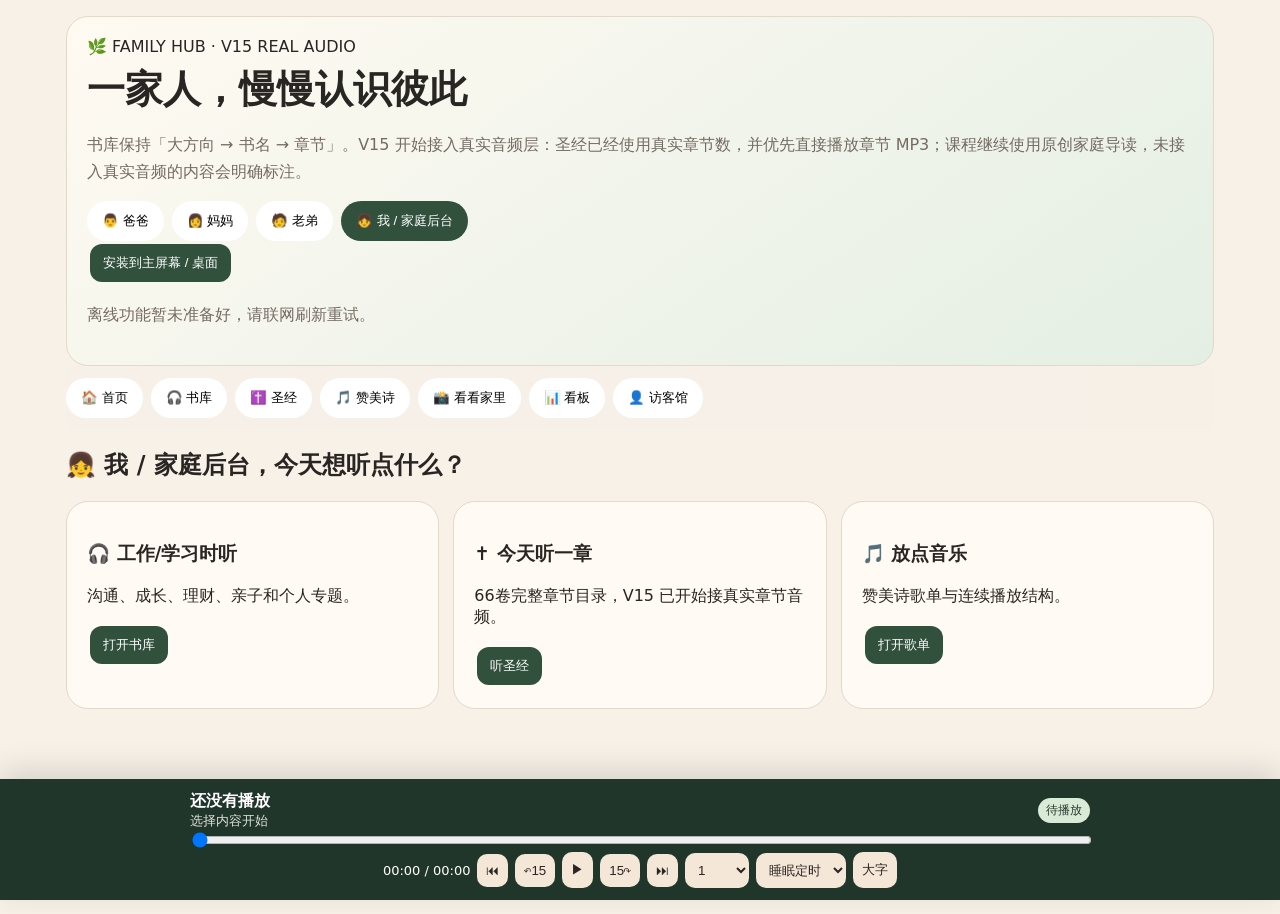
<file: index.html>
<!doctype html><html lang="zh-CN"><head><meta charset="utf-8"><meta name="viewport" content="width=device-width,initial-scale=1"><title>我们家的慢慢成长 · V15</title><style>*{box-sizing:border-box}body{margin:0;background:#f7f1e8;color:#292522;font-family:"Microsoft YaHei",system-ui}.app{max-width:1180px;margin:auto;padding:16px 16px 205px}.hero,.card{background:#fffaf3;border:1px solid #e4d8c8;border-radius:22px;padding:20px}.hero{background:linear-gradient(145deg,#fffaf2,#e4efe4)}h1{font-size:38px;margin:8px 0}.muted{color:#756b62;line-height:1.7}.roles,.nav,.cats{display:flex;gap:8px;flex-wrap:wrap}.role,.nav button,.cats button{border:0;border-radius:999px;background:#fff;padding:11px 15px;cursor:pointer}.role.on,.cats button.on{background:#31513d;color:#fff}.nav{position:sticky;top:0;z-index:5;padding:12px 0;background:#f7f1e8ee}.section{display:none}.section.on{display:block}.grid{display:grid;grid-template-columns:repeat(3,1fr);gap:14px}.book{margin-top:10px}.lessons{display:none;margin-top:10px;border-top:1px solid #eadfd2}.lesson,.track{padding:10px 0;border-bottom:1px solid #eee3d7}.btn{border:0;border-radius:12px;padding:10px 13px;background:#31513d;color:#fff;cursor:pointer;margin:3px}.btn.alt{background:#efe2d1;color:#352d28}.resume{background:#294637;color:#fff;border-radius:20px;padding:18px;margin:12px 0}.status{padding:12px;background:#e9f3e7;border-radius:12px;margin:10px 0}.warn{background:#fff3d8}.player{position:fixed;z-index:20;bottom:0;left:0;right:0;background:#21362a;color:#fff;padding:12px 16px;box-shadow:0 -8px 30px #0002}.pinner{max-width:900px;margin:auto}.pmeta{display:flex;justify-content:space-between;gap:10px;align-items:center}.bar{width:100%}.controls{display:flex;gap:7px;align-items:center;justify-content:center;flex-wrap:wrap}.controls button,.controls select{border:0;border-radius:10px;padding:9px;background:#f4e7d7;color:#292522}.time{font-variant-numeric:tabular-nums;font-size:13px}.big .controls button{font-size:22px;padding:13px 16px}.bible{display:grid;grid-template-columns:repeat(6,1fr);gap:7px}.bible button,.chapterBtn{padding:9px;border:1px solid #ddd0c0;background:#fff;border-radius:10px;margin:3px}.badge{display:inline-block;padding:4px 8px;border-radius:999px;background:#d9ead7;color:#24392d;font-size:12px}.upload{border:2px dashed #d6c8b8;padding:12px;border-radius:14px}@media(max-width:800px){.grid{grid-template-columns:repeat(2,1fr)}.bible{grid-template-columns:repeat(4,1fr)}}@media(max-width:560px){h1{font-size:29px}.grid{grid-template-columns:1fr}.bible{grid-template-columns:repeat(3,1fr)}.app{padding:10px 10px 230px}}</style><link rel="manifest" href="manifest.webmanifest"><link rel="apple-touch-icon" href="assets/icons/icon-180.png"><meta name="theme-color" content="#31513d"><script defer src="assets/js/pwa.js"></script></head><body><main class="app"><div class="hero"><div>🌿 FAMILY HUB · V15 REAL AUDIO</div><h1>一家人，慢慢认识彼此</h1><p class="muted">书库保持「大方向 → 书名 → 章节」。V15 开始接入真实音频层：圣经已经使用真实章节数，并优先直接播放章节 MP3；课程继续使用原创家庭导读，未接入真实音频的内容会明确标注。</p><div class="roles" id="roles"></div></div><nav class="nav"><button onclick="go('home')">🏠 首页</button><button onclick="go('library')">🎧 书库</button><button onclick="go('bible')">✝️ 圣经</button><button onclick="go('music')">🎵 赞美诗</button><button onclick="go('family')">📸 看看家里</button><button onclick="go('dash')">📊 看板</button><button onclick="location.href='guest.html'">👤 访客馆</button></nav><section id="home" class="section on"></section><section id="library" class="section"><h2 id="libTitle"></h2><div class="cats" id="cats"></div><div class="grid" id="books"></div></section><section id="bible" class="section"><h2>✝️ 圣经 · 66卷 → 真实章节 → 直接播放</h2><div class="status">✅ V15：66卷真实章节数已经完成；点击章节会尝试直接播放国语和合本章节音频，不再跳出本站。播放器会保存听到的秒数，并自动进入下一章。</div><div class="card"><div class="bible" id="bibleBooks"></div><div id="chapters" style="margin-top:14px"></div></div></section><section id="music" class="section"><h2>🎵 赞美诗播放列表</h2><div class="status warn">赞美诗歌名与连续播放队列已经整理；有明确可嵌入授权的真实音频才会接入。现在不会用无授权音乐冒充真实播放。</div><div class="grid" id="musicLists"></div></section><section id="family" class="section"><h2>📸 看看家里</h2><p id="familyHint" class="muted"></p><div class="card"><textarea id="postText" style="width:100%;min-height:70px" placeholder="分享一句最近发生的小事……"></textarea><div class="upload">📷 照片 / 🎬 视频　<input id="media" type="file" accept="image/*,video/*"></div><button class="btn" onclick="addPost()">发布</button><div id="posts"></div></div></section><section id="dash" class="section"><h2>📊 全家成长看板</h2><div class="grid" id="dashGrid"></div></section></main><div class="player" id="player"><div class="pinner"><div class="pmeta"><div><b id="pt">还没有播放</b><div id="ps" style="font-size:13px;opacity:.85">选择内容开始</div></div><span id="mode" class="badge">待播放</span></div><input id="progress" class="bar" type="range" min="0" max="100" value="0"><div class="controls"><span id="ctime" class="time">00:00 / 00:00</span><button onclick="prevItem()">⏮</button><button onclick="seek(-15)">↶15</button><button id="playBtn" onclick="togglePlay()">▶</button><button onclick="seek(15)">15↷</button><button onclick="nextItem()">⏭</button><select id="speed" onchange="setSpeed(this.value)"><option>.75</option><option selected>1</option><option>1.25</option><option>1.5</option><option>2</option></select><select onchange="sleepTimer(this.value);this.value=''"><option value="">睡眠定时</option><option value="15">15分钟</option><option value="30">30分钟</option><option value="60">60分钟</option></select><button onclick="document.body.classList.toggle('big')">大字</button></div></div><audio id="audio" preload="metadata"></audio></div><script>
const people={dad:['爸爸','👨'],mom:['妈妈','👩'],bro:['老弟','🧑'],me:['我 / 家庭后台','👧']};let role=localStorage.familyRole||'me',filter='全部',queue=[],qIndex=0,sleepId=null,tts=null;
let state=JSON.parse(localStorage.familyHubV15||localStorage.familyHubV14||'{}');Object.keys(people).forEach(k=>{state[k]??={min:0,done:0,history:[],resume:null};state[k].positions??={}});state.posts??=[];
const common=[['亲子教育','正面管教'],['亲子教育','被忽视的孩子'],['亲子教育','园丁与木匠'],['亲子教育','父母的觉醒'],['亲子教育','如何说孩子才会听，怎么听孩子才肯说'],['亲子教育','孩子，把你的手给我'],['亲子教育','养育男孩'],['家庭关系','不完美的父母'],['家庭关系','热锅上的家庭'],['家庭关系','家庭的觉醒'],['家庭关系','中国式家庭'],['婚姻沟通','幸福的婚姻'],['婚姻沟通','爱的五种语言'],['沟通关系','非暴力沟通'],['沟通关系','关键对话'],['沟通关系','情绪智力'],['青春成长','解码青春期'],['青春成长','青春期关键对话'],['心理情绪','被讨厌的勇气'],['心理情绪','蛤蟆先生去看心理医生'],['心理情绪','少有人走的路'],['成长学习','刻意练习'],['成长学习','认知天性'],['成长学习','自驱型成长'],['成长学习','微习惯'],['成长学习','自控力'],['成长学习','思考，快与慢'],['成长学习','学会提问'],['成长学习','认知觉醒'],['成长学习','习惯的力量'],['成长学习','如何阅读一本书'],['理财人生','小狗钱钱'],['理财人生','金钱心理学'],['理财人生','穷查理宝典'],['理财人生','财务自由之路'],['人生阅读','生命之书'],['人生阅读','人类简史'],['人生阅读','中国通史'],['人生阅读','明朝那些事儿'],['人生阅读','50岁以后继续成长']];
const personal={dad:[['夫妻关系','怎么和妻子好好说话'],['家庭担当','做一个好爸爸'],['家庭担当','做一个可靠的丈夫'],['健康养生','少一点烟酒，多一点健康'],['健康养生','中年男性健康管理']],mom:[['夫妻关系','怎么和丈夫好好沟通'],['女性成长','做妈妈，也做自己'],['健康养生','家常饮食与健康生活'],['健康养生','煲汤与营养的正确打开方式'],['女性成长','中年女性的自我照顾']],bro:[['父母沟通','怎么和父母正确沟通'],['青春期','青春期：慢慢长成自己'],['学习成长','学习和玩怎么平衡'],['青春期','青春萌动与喜欢一个人'],['成长探索','把青少年生活变丰富'],['成长探索','独立、责任与未来选择']],me:[['AI与学习','20几岁女生的AI学习路线'],['AI与学习','专注力与高效学习'],['职场成长','职场成长：从执行到分析'],['表达情商','情商、表达与自信'],['情绪成长','减少内耗与情绪困扰'],['女性成长','20几岁：丰富自己的人生'],['职场成长','建立可迁移的职业能力'],['女性成长','自信、边界与独立感']]};
const themes=['先认识这本书：为什么值得听','核心问题：它想解决什么','看见自己的旧模式','事实、感受与解释','关系中的真正需要','一个马上能用的方法','遇到冲突时怎么做','边界不是冷漠','把理解变成表达','从知道到真正做到','生活案例与练习','今天的小行动','容易踩的坑','复盘：把改变留在生活里'];
const bn='创世记,出埃及记,利未记,民数记,申命记,约书亚记,士师记,路得记,撒母耳记上,撒母耳记下,列王纪上,列王纪下,历代志上,历代志下,以斯拉记,尼希米记,以斯帖记,约伯记,诗篇,箴言,传道书,雅歌,以赛亚书,耶利米书,耶利米哀歌,以西结书,但以理书,何西阿书,约珥书,阿摩司书,俄巴底亚书,约拿书,弥迦书,那鸿书,哈巴谷书,西番雅书,哈该书,撒迦利亚书,玛拉基书,马太福音,马可福音,路加福音,约翰福音,使徒行传,罗马书,哥林多前书,哥林多后书,加拉太书,以弗所书,腓立比书,歌罗西书,帖撒罗尼迦前书,帖撒罗尼迦后书,提摩太前书,提摩太后书,提多书,腓利门书,希伯来书,雅各书,彼得前书,彼得后书,约翰一书,约翰二书,约翰三书,犹大书,启示录'.split(',');
const cc=[50,40,27,36,34,24,21,4,31,24,22,25,29,36,10,13,10,42,150,31,12,8,66,52,5,48,12,14,3,9,1,4,7,3,3,3,2,14,4,28,16,24,21,28,16,16,13,6,6,4,4,5,3,6,4,3,1,13,5,5,3,5,1,1,1,22];
const hymns={安静敬拜:['奇异恩典','我心灵得安宁','祷告良辰','耶稣恩友'],上班听:['这一生最美的祝福','有一位神','恩典之路','云上太阳'],感恩与祷告:['献上感恩','数算主恩','何等恩典','主我愿像你']};
function save(){localStorage.familyHubV15=JSON.stringify(state)}function lib(){let s={};return personal[role].concat(common).filter(x=>!s[x[1]]&&(s[x[1]]=1))}function renderRoles(){roles.innerHTML=Object.entries(people).map(([k,v])=>`<button class="role ${k==role?'on':''}" onclick="setRole('${k}')">${v[1]} ${v[0]}</button>`).join('')}function setRole(k){role=k;localStorage.familyRole=k;filter='全部';renderAll()}function go(id){document.querySelectorAll('.section').forEach(x=>x.classList.remove('on'));document.getElementById(id).classList.add('on')}
function renderHome(){let r=state[role].resume;home.innerHTML=`<h2>${people[role][1]} ${people[role][0]}，今天想听点什么？</h2>${r?`<div class="resume">🎧 <b>继续上次听的</b><br>${r.title}<br><small>${r.sub||''}${r.time?` · ${fmt(r.time)}`:''}</small><br><button class="btn alt" onclick="resumeLast()">▶ 继续播放</button></div>`:''}<div class="grid"><div class="card"><h3>🎧 工作/学习时听</h3><p>沟通、成长、理财、亲子和个人专题。</p><button class="btn" onclick="go('library')">打开书库</button></div><div class="card"><h3>✝️ 今天听一章</h3><p>66卷完整章节目录，V15 已开始接真实章节音频。</p><button class="btn" onclick="go('bible')">听圣经</button></div><div class="card"><h3>🎵 放点音乐</h3><p>赞美诗歌单与连续播放结构。</p><button class="btn" onclick="go('music')">打开歌单</button></div></div>`}
function renderLibrary(){libTitle.textContent=`🎧 ${people[role][0]}的书库`;let cats=['全部',...new Set(lib().map(x=>x[0]))];cats.innerHTML=cats.map(c=>`<button class="${c==filter?'on':''}" onclick="filter='${c}';renderLibrary()">${c}</button>`).join('');let arr=lib().filter(x=>filter=='全部'||x[0]==filter);books.innerHTML=arr.map((b,i)=>`<div class="card book"><span class="badge">${b[0]}</span><h3>${b[1]}</h3><p class="muted">原创家庭音频课 · 14节</p><button class="btn" onclick="toggleLessons('ls${i}')">查看章节</button><div class="lessons" id="ls${i}">${themes.map((t,j)=>`<div class="lesson">第${j+1}节 · ${t}<br><button class="btn alt" onclick="playCourse('${esc(b[1])}',${j})">▶ 听这一节</button></div>`).join('')}</div></div>`).join('')}function toggleLessons(id){let e=document.getElementById(id);e.style.display=e.style.display=='block'?'none':'block'}
function renderBible(){bibleBooks.innerHTML=bn.map((n,i)=>`<button onclick="showCh(${i})">${n}<small><br>${cc[i]}章</small></button>`).join('');chapters.innerHTML='<p class="muted">选择上面的书卷。</p>'}function showCh(i){chapters.innerHTML=`<h3>${bn[i]} · 共 ${cc[i]} 章</h3>`+Array.from({length:cc[i]},(_,j)=>`<button class="chapterBtn" onclick="playBible(${i},${j+1})">▶ ${j+1}章</button>`).join('')}
function bibleUrl(book,ch){return 'https://theaudiopower.org/zh/%E7%BF%BB%E8%AF%91%E7%89%88/cuv/CUV/Recordings/'+encodeURIComponent(book+' '+ch)+'.mp3'}function playBible(i,ch){queue=[];for(let b=i,c=ch;b<bn.length;b++,c=1)for(let x=c;x<=cc[b];x++)queue.push({type:'audio',title:bn[b],sub:`第 ${x} 章 · 国语和合本`,url:bibleUrl(bn[b],x),key:`bible:${b}:${x}`,book:b,chapter:x});qIndex=0;start(queue[0])}
function renderMusic(){musicLists.innerHTML=Object.entries(hymns).map(([k,v])=>`<div class="card"><h3>🎵 ${k}</h3>${v.map(x=>`<div class="track">${x}<br><span class="muted">真实音频源待合法接入</span></div>`).join('')}</div>`).join('')}
function playCourse(title,j){queue=themes.map((t,i)=>({type:'tts',title,sub:`第${i+1}节 · ${t}`,text:`欢迎来到《${title}》家庭成长课第${i+1}节。今天我们聊的是：${t}。这一节不需要考试，也不用一次记住所有东西。你只要想一想，在自己的家庭、工作或者生活里，有没有一个小地方可以试着改变。很多关系不是靠一次讲清楚变好的，而是靠一次少一点指责，多一点听见；少一点急着证明自己，多一点把真正的需要说出来。今天试试看：遇到一件让你不舒服的小事，先停一下，用一句不带责备的话说出你的感受和需要。做到一点点就很好。` ,key:`course:${title}:${i}`}));qIndex=j;start(queue[j])}
function start(item,from){stopTTS();audio.pause();pt.textContent=item.title;ps.textContent=item.sub;mode.textContent=item.type=='audio'?'真实音频':'原创导读';state[role].resume={...item,index:qIndex,time:from||state[role].positions[item.key]||0};save();if(item.type=='audio'){audio.src=item.url;audio.playbackRate=+speed.value;audio.onloadedmetadata=()=>{audio.currentTime=Math.min(state[role].positions[item.key]||from||0,Math.max(0,audio.duration-1));audio.play().catch(()=>{mode.textContent='音频加载失败';ps.textContent=item.sub+' · 当前音源暂时无法加载，请稍后再试'})};audio.onerror=()=>{mode.textContent='音频加载失败';playBtn.textContent='▶'};audio.ontimeupdate=syncAudio;audio.onended=nextItem}else{tts=new SpeechSynthesisUtterance(item.text);tts.lang='zh-CN';tts.rate=+speed.value;tts.onend=nextItem;speechSynthesis.speak(tts);playBtn.textContent='⏸';progress.value=0;ctime.textContent='导读朗读'}}
function syncAudio(){let d=audio.duration||0,c=audio.currentTime||0;progress.value=d?c/d*100:0;ctime.textContent=`${fmt(c)} / ${fmt(d)}`;playBtn.textContent=audio.paused?'▶':'⏸';let it=queue[qIndex];if(it){state[role].positions[it.key]=c;state[role].resume={...it,index:qIndex,time:c};save()}updateMedia()}progress.oninput=()=>{if(audio.duration)audio.currentTime=audio.duration*(progress.value/100)};function togglePlay(){if(audio.src){audio.paused?audio.play():audio.pause()}else if(speechSynthesis.speaking){speechSynthesis.paused?speechSynthesis.resume():speechSynthesis.pause()}}function seek(n){if(audio.src)audio.currentTime=Math.max(0,Math.min(audio.duration||0,audio.currentTime+n))}function nextItem(){if(qIndex<queue.length-1){qIndex++;start(queue[qIndex])}}function prevItem(){if(qIndex>0){qIndex--;start(queue[qIndex])}}function setSpeed(v){audio.playbackRate=+v;if(tts){let it=queue[qIndex];start(it)}}function sleepTimer(m){clearTimeout(sleepId);if(m)sleepId=setTimeout(()=>{audio.pause();speechSynthesis.pause();alert('🌙 睡眠定时已到，播放器暂停。晚安。')},+m*60000)}function stopTTS(){speechSynthesis.cancel();tts=null}function fmt(s){if(!isFinite(s))return'00:00';return `${Math.floor(s/60)}:${String(Math.floor(s%60)).padStart(2,'0')}`}
function updateMedia(){if(!('mediaSession'in navigator)||!queue[qIndex])return;let it=queue[qIndex];navigator.mediaSession.metadata=new MediaMetadata({title:it.title,artist:it.sub,album:'我们家的慢慢成长'});try{navigator.mediaSession.setActionHandler('play',()=>audio.play());navigator.mediaSession.setActionHandler('pause',()=>audio.pause());navigator.mediaSession.setActionHandler('previoustrack',prevItem);navigator.mediaSession.setActionHandler('nexttrack',nextItem);navigator.mediaSession.setActionHandler('seekbackward',()=>seek(-15));navigator.mediaSession.setActionHandler('seekforward',()=>seek(15))}catch(e){}}
function resumeLast(){let r=state[role].resume;if(!r)return;if(r.type=='audio'&&r.book!=null){playBible(r.book,r.chapter);start(queue[0],r.time||0)}else if(r.type=='tts'){playCourse(r.title,r.index||0)}}function renderFamily(){familyHint.textContent=`你是${people[role][0]}。这里主要看其他家人的最近动态。`;posts.innerHTML=state.posts.filter(p=>p.role!=role).map(p=>`<div class="lesson"><b>${people[p.role]?.[1]||''} ${people[p.role]?.[0]||''}</b>：${p.text}<br><small>${p.date}</small></div>`).join('')||'<p class="muted">还没有其他家人的动态。</p>'}function addPost(){let text=postText.value.trim();if(!text)return;state.posts.unshift({role,text,date:new Date().toLocaleString()});postText.value='';save();renderFamily()}function renderDash(){dashGrid.innerHTML=Object.entries(people).map(([k,v])=>`<div class="card"><h3>${v[1]} ${v[0]}</h3><div style="font-size:26px;font-weight:700">${Math.round((state[k].min||0)/60)} 分钟</div><p>完成 ${state[k].done||0} 节</p><p class="muted">${state[k].resume?'最近：'+state[k].resume.title:'还没有播放记录'}</p></div>`).join('')}function esc(s){return s.replace(/'/g,"\\'")}function renderAll(){renderRoles();renderHome();renderLibrary();renderBible();renderMusic();renderFamily();renderDash()}renderAll();
</script></body></html>
</file>
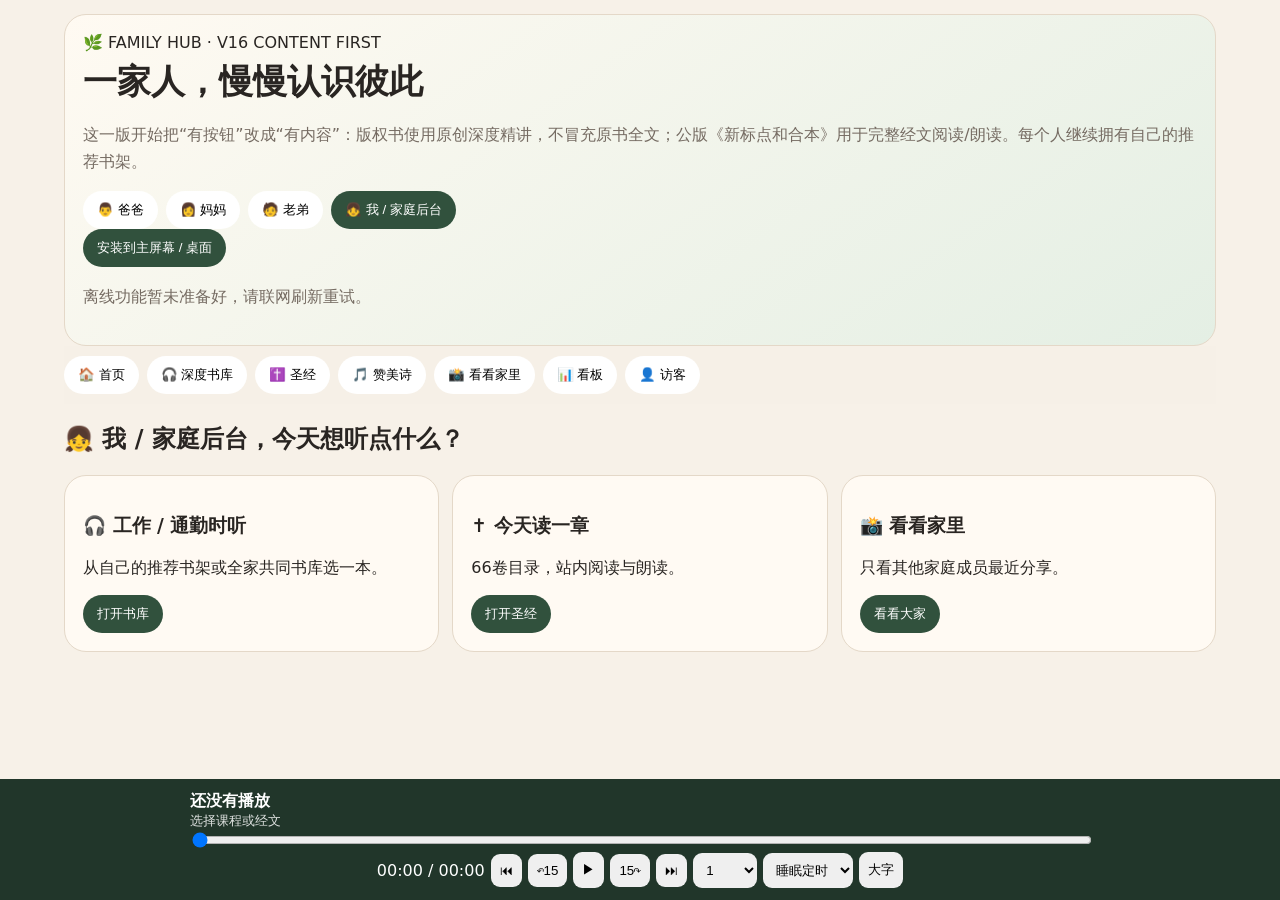
<file: v16.html>
<!doctype html><html lang="zh-CN"><head><meta charset="utf-8"><meta name="viewport" content="width=device-width,initial-scale=1"><meta name="theme-color" content="#31513d"><title>我们家的慢慢成长 V16</title><style>*{box-sizing:border-box}body{margin:0;background:#f7f1e8;color:#292522;font-family:"Microsoft YaHei",system-ui}.app{max-width:1180px;margin:auto;padding:14px 14px 210px}.hero,.card{background:#fffaf3;border:1px solid #e4d8c8;border-radius:22px;padding:18px}.hero{background:linear-gradient(145deg,#fffaf2,#e4efe4)}h1{font-size:34px;margin:7px 0}.muted{color:#756b62;line-height:1.7}.roles,.nav,.cats{display:flex;gap:8px;flex-wrap:wrap}.roles button,.nav button,.cats button,.btn{border:0;border-radius:999px;padding:10px 14px;background:#fff;cursor:pointer}.roles .on,.cats .on,.btn{background:#31513d;color:white}.nav{position:sticky;top:0;z-index:5;background:#f7f1e8ee;padding:10px 0}.section{display:none}.section.on{display:block}.grid{display:grid;grid-template-columns:repeat(3,1fr);gap:13px}.tag{display:inline-block;background:#e4eee3;border-radius:999px;padding:4px 8px;font-size:12px}.btn.alt{background:#efe2d1;color:#352d28}.lessons{display:none;margin-top:10px}.lesson{border-top:1px solid #eadfd2;padding:10px 0}.status{background:#e9f3e7;padding:12px;border-radius:14px;margin:10px 0}.warn{background:#fff3d8}.biblebooks{display:grid;grid-template-columns:repeat(6,1fr);gap:6px}.biblebooks button,.chapters button{border:1px solid #ddcfbf;background:white;border-radius:10px;padding:9px;margin:2px}.reader{font-size:18px;line-height:2;white-space:pre-wrap}.player{position:fixed;bottom:0;left:0;right:0;background:#21362a;color:#fff;padding:12px;z-index:20}.pinner{max-width:900px;margin:auto}.bar{width:100%}.controls{display:flex;gap:6px;justify-content:center;align-items:center;flex-wrap:wrap}.controls button,.controls select{border:0;border-radius:9px;padding:9px}.resume{background:#294637;color:#fff;padding:16px;border-radius:18px;margin:12px 0}.familycards{display:grid;grid-template-columns:repeat(3,1fr);gap:12px}.big .controls button{font-size:21px;padding:13px}@media(max-width:760px){.grid{grid-template-columns:repeat(2,1fr)}.biblebooks{grid-template-columns:repeat(4,1fr)}}@media(max-width:520px){h1{font-size:28px}.grid,.familycards{grid-template-columns:1fr}.biblebooks{grid-template-columns:repeat(3,1fr)}.app{padding:10px 10px 235px}}</style><link rel="manifest" href="manifest.webmanifest"><link rel="apple-touch-icon" href="assets/icons/icon-180.png"><meta name="theme-color" content="#31513d"><script defer src="assets/js/pwa.js"></script></head><body><main class="app"><div class="hero"><div>🌿 FAMILY HUB · V16 CONTENT FIRST</div><h1>一家人，慢慢认识彼此</h1><p class="muted">这一版开始把“有按钮”改成“有内容”：版权书使用原创深度精讲，不冒充原书全文；公版《新标点和合本》用于完整经文阅读/朗读。每个人继续拥有自己的推荐书架。</p><div class="roles" id="roles"></div></div><nav class="nav"><button onclick="go('home')">🏠 首页</button><button onclick="go('library')">🎧 深度书库</button><button onclick="go('bible')">✝️ 圣经</button><button onclick="go('music')">🎵 赞美诗</button><button onclick="go('family')">📸 看看家里</button><button onclick="go('dash')">📊 看板</button><button onclick="location.href='guest.html?v=16'">👤 访客</button></nav><section id="home" class="section on"></section><section id="library" class="section"><h2>🎧 深度书库</h2><div class="status">现代版权书：提供“书籍介绍 + 原创深度精讲课程”，不是盗版全文。每节内容按具体主题分别编写，不再使用同一段通用导读。</div><div class="cats" id="cats"></div><div class="grid" id="books"></div></section><section id="bible" class="section"><h2>✝️ 新标点和合本 · 66卷</h2><div class="status">《新标点和合本》简体版为 Public Domain。V16 优先做稳定的站内经文阅读 + 中文逐章朗读；不再依赖之前不稳定的第三方 MP3 外链。</div><div class="card"><div class="biblebooks" id="bibleBooks"></div><div class="chapters" id="chapters"></div><div id="reader" class="reader"></div></div></section><section id="music" class="section"><h2>🎵 赞美诗</h2><div class="status warn">真实音乐必须使用明确允许播放/嵌入的来源。V16 保留歌单与统一播放器接口，但不会把版权不明 MP3 冒充“已接入”。</div><div class="grid" id="musicGrid"></div></section><section id="family" class="section"><h2>📸 看看家里</h2><p class="muted" id="familyHint"></p><div class="familycards" id="familyCards"></div><div class="card" style="margin-top:12px"><textarea id="postText" style="width:100%;min-height:70px" placeholder="分享一句最近发生的小事……"></textarea><p><input id="media" type="file" accept="image/*,video/*"></p><button class="btn" onclick="addPost()">发布到这台设备</button><div id="posts"></div></div></section><section id="dash" class="section"><h2>📊 全家成长看板</h2><div class="grid" id="dashGrid"></div></section></main><div class="player"><div class="pinner"><b id="pt">还没有播放</b><div id="ps" style="font-size:13px;opacity:.85">选择课程或经文</div><input id="progress" class="bar" type="range" min="0" max="100" value="0"><div class="controls"><span id="time">00:00 / 00:00</span><button onclick="prev()">⏮</button><button onclick="seek(-15)">↶15</button><button onclick="togglePlay()" id="playBtn">▶</button><button onclick="seek(15)">15↷</button><button onclick="next()">⏭</button><select id="speed" onchange="setSpeed(this.value)"><option>.75</option><option selected>1</option><option>1.25</option><option>1.5</option><option>2</option></select><select onchange="sleep(this.value);this.value='' "><option value="">睡眠定时</option><option>15</option><option>30</option><option>60</option></select><button onclick="document.body.classList.toggle('big')">大字</button></div></div><audio id="audio"></audio></div><script>
const people={dad:['爸爸','👨'],mom:['妈妈','👩'],bro:['老弟','🧑'],me:['我 / 家庭后台','👧']};let role=localStorage.familyRole||'me',filter='全部',queue=[],qi=0,current=null,tts=null,sleepId=null;let state=JSON.parse(localStorage.familyHubV16||'{}');Object.keys(people).forEach(k=>state[k]??={minutes:0,done:0,history:[],resume:null});state.posts??=[];
const shared=[['沟通','非暴力沟通'],['婚姻','幸福的婚姻'],['婚姻','爱的五种语言'],['亲子','正面管教'],['亲子','父母的觉醒'],['亲子','如何说孩子才会听，怎么听孩子才肯说'],['亲子','园丁与木匠'],['青春期','解码青春期'],['青春期','青春期关键对话'],['心理','被讨厌的勇气'],['心理','蛤蟆先生去看心理医生'],['成长','习惯的力量'],['成长','刻意练习'],['成长','认知天性'],['成长','如何阅读一本书'],['理财','小狗钱钱'],['理财','金钱心理学'],['理财','穷查理宝典'],['人生','少有人走的路'],['人生','50岁以后继续成长']];
const personal={dad:[['夫妻','怎么和妻子好好说话'],['家庭','做一个好爸爸好丈夫'],['健康','少一点烟酒，多一点健康'],['健康','中年男性健康管理']],mom:[['夫妻','怎么和丈夫好好沟通'],['女性','做妈妈，也做自己'],['健康','家常饮食与健康生活'],['健康','煲汤与营养的正确打开方式']],bro:[['父母沟通','怎么和父母正确沟通'],['青春期','学习和玩怎么平衡'],['青春期','青春萌动与喜欢一个人'],['成长','把青少年生活变丰富']],me:[['AI','20几岁女生的AI学习路线'],['学习','专注力与高效学习'],['职场','职场成长：从执行到分析'],['表达','情商、表达与自信'],['情绪','减少内耗与情绪困扰'],['女性','20几岁：丰富自己的人生']]};
const deep={
'非暴力沟通':[['观察不是评价','很多争吵不是因为事实不同，而是我们把评价当成事实。比如“你从来不关心我”是判断，“这周我给你打了三次电话，两次没有接通”才更接近观察。练习先说发生了什么，再说自己的感受。家庭里越具体，越不容易把对方逼到防御的位置。今天试试看：把一句“你总是……”改成一个具体事实。'],['感受不是指责','“我觉得你不尊重我”听起来像感受，其实仍包含对别人的判断。更清楚的表达可以是“刚才我说话被打断时，我有点失落和着急”。能说出自己的感受，不代表软弱，而是减少猜心。'],['需要藏在情绪后面','生气背后可能是尊重、休息、安全或被理解的需要。先找到需要，再讨论办法，比争谁对谁错更容易前进。'],['请求要具体','“你以后对我好一点”很难执行。“今晚吃饭时我们能不能先不看手机，聊十分钟？”更容易得到真实回应。'],['先听完再解释','家人抱怨时，我们常急着证明自己没错。先复述“你是不是担心……”能让对方知道自己被听见。'],['同理不等于同意','理解一个人的感受，不等于赞成他的所有行为。你可以理解孩子委屈，同时仍坚持规则。'],['冲突时暂停','情绪很高时继续讲道理通常没有效果。约定暂停十分钟，回来只谈一件事。'],['边界也能温和','不攻击别人，也不意味着什么都答应。可以说“我愿意听，但如果开始骂人，我会先结束这次谈话”。'],['感谢要具体','比“你真好”更有力量的是“谢谢你今天主动洗碗，我下班回来轻松很多”。'],['家庭里的修复','关系不是从不吵架，而是吵完以后能不能回来修复：承认影响、说明本意、问对方需要什么。'],['从一句话开始改变','不要一次改掉所有沟通习惯。先选一句最常说的指责，换成观察+感受+请求。'],['一周练习','这一周只练三件事：少用“总是/从不”，多问一个问题，情绪过高时暂停。'] ],
'正面管教':[['温和与坚定可以同时存在','温和不是纵容，坚定也不是惩罚。父母可以理解孩子不愿停游戏的失望，同时坚持约定的结束时间。'],['先连接再纠正','孩子感觉被攻击时，大脑更忙着防御。先确认情绪，再讨论行为，更容易合作。'],['惩罚为什么常常短效','惩罚可能换来眼前服从，却不一定教会下一次怎么做。更重要的是让后果和行为有逻辑联系。'],['规则少而清楚','规则太多，家庭容易天天执法。优先保留安全、尊重、责任三类核心规则。'],['让孩子参与解决问题','问“你觉得下次怎么安排能兼顾作业和游戏？”比直接宣布答案更能培养责任感。'],['自然后果与逻辑后果','忘带东西可以承担自然后果；人为后果则应与行为相关、尊重且提前说明。'],['鼓励代替空泛表扬','“我看到你虽然不想做，还是把作业做完了”比“你真聪明”更能强化努力。'],['父母先稳住自己','大人情绪失控时，很难教孩子调节情绪。先停、呼吸、喝水，再处理。'],['青春期要调整控制方式','年龄越大，父母越需要从命令者变成顾问，让孩子在安全范围内承担选择。'],['家庭会议','固定十几分钟讨论一件问题，每个人都能说，不翻旧账，最后确定一个可试行方案。'],['犯错是学习机会','父母也可以说“刚才我声音太大了，我重说一次”。这本身就在示范负责。'],['今天试试看','选一个最近反复冲突的问题，不先给答案，只问孩子：你觉得有什么办法？'] ],
'金钱心理学':[['钱不仅是数学','很多财务决定由安全感、家庭经历和比较心理驱动。理解自己为什么花钱，比只记预算更重要。'],['每个人的金钱经验不同','经历过贫穷、通胀或稳定增长的人，对风险的感觉会完全不同。不要轻易把别人的选择当愚蠢。'],['储蓄是选择权','储蓄不仅为了买某样东西，也是在为未来保留“不必马上答应”的自由。'],['复利需要时间','长期积累最怕频繁中断。普通回报坚持很久，往往比追逐一次暴富更可靠。'],['够用的概念','没有“够了”的边界，人会不断提高赌注。先定义家庭真正需要的生活。'],['风险永远存在','计划里要给意外留位置：应急金、保险、不过度负债，都是承认未来不可预测。'],['炫耀性消费的错觉','我们看到别人开的车，却看不到他的存款和债务。财富常常是没有花出去的那部分。'],['合理而非绝对理性','能让你睡得着并长期坚持的计划，比理论上最优但你坚持不了的计划更好。'],['控制能控制的','市场回报难控制，但储蓄率、费用、负债和投资纪律更可控。'],['养老从现金流开始','先算未来基本生活、住房、医疗和家庭支持，再决定需要多少储备。'],['家庭谈钱','夫妻谈钱先谈目标和担心，再谈数字。避免把消费习惯直接等同于人格。'],['今天的小行动','查看最近一个月支出，只找一个最容易减少且不降低幸福感的项目。'] ],
'被讨厌的勇气':[['课题分离','先问：这件事最终由谁承担结果？孩子是否认真学习主要是孩子的课题，父母可以支持，但无法替他学习。'],['不是所有评价都要接住','别人不满意并不自动代表你做错了。重要的是检查自己的原则和责任。'],['目的论的视角','有些行为持续存在，是因为它在当下起了某种作用。与其只追原因，也可以问：这个行为现在帮我避免了什么？'],['自卑与比较','比较本身不一定坏，但如果价值只来自赢过别人，就很难安稳。'],['横向关系','把家人当需要控制的下级，会制造权力斗争。尊重并不等于没有规则。'],['共同体感觉','成长不只是关注自己，也包括感到自己能为家庭、工作和社会贡献。'],['认可依赖','如果所有选择都为了获得别人认可，人会越来越不知道自己想要什么。'],['自由也有代价','按自己的原则生活，意味着可能有人不喜欢。自由不是让所有人满意。'],['活在当下','人生不是等到某个成就才开始。今天的工作、关系和选择本身就是生活。'],['亲子中的课题','父母可以提供资源、边界和后果，但不能用焦虑替孩子完成成长。'],['职场中的课题','认真准备、清楚表达是你的课题；别人最终如何评价不完全由你控制。'],['今天试试看','写下一件让你反复焦虑的事，分成“我能控制”和“我不能控制”两栏。'] ],
'专注力与高效学习':[['先定义今天唯一最重要的任务','专注不是同时做更多，而是减少切换。开始前写下今天最重要的一件事。'],['环境比意志力可靠','把手机放远、关闭通知、只留一个窗口，比反复告诉自己“别分心”更有效。'],['25分钟只是起点','番茄钟不是规定。根据任务难度选择25到50分钟专注块，中间真正休息。'],['主动回忆','看懂不等于学会。合上资料，用自己的话说出来，才能发现知识缺口。'],['间隔复习','今天学、明天回忆、几天后再测，比一次看很多遍更牢。'],['交错练习','数学或技能学习不要一直做同一种题，适当混合能训练识别方法。'],['AI不是替你思考','先自己尝试，再让AI解释、出题、找漏洞；最后必须脱离AI复述一次。'],['建立问题库','把不会的问题记录成具体问题，而不是笼统写“SQL不会”。'],['低能量版本','很累时只完成最低标准：10分钟、一道题、一个概念，保持连续性。'],['复盘而非自责','完成率低时问环境、任务大小和时间安排哪里有问题，不用人格化。'],['深度工作前的仪式','固定地点、耳机、饮水、任务清单，让大脑知道现在进入专注状态。'],['今天试试看','现在设25分钟，只做一件任务；结束后不用评价自己，只记录完成了什么。'] ]};
function lessonsFor(title){if(deep[title])return deep[title];let topics=['这本书在解决什么问题','最重要的核心观点','我们为什么容易陷入旧模式','一个真实生活场景','一个常见误区','把观点用在家庭里','把观点用在工作或学习里','冲突时怎么应用','边界与责任','从理解到行动','一周练习','复盘与继续'];return topics.map((t,i)=>[t,`这一节围绕《${title}》的“${t}”做原创主题精讲。先从生活里的具体问题出发，再拆成一个可以尝试的小行动。这里不会朗读受版权保护的原书全文；随着课程继续完善，每本重点书会逐步替换成像前几门课程一样的独立长讲稿。`])}
function library(){let seen=new Set();return [...shared,...personal[role]].filter(x=>{let k=x[1];if(seen.has(k))return false;seen.add(k);return true})}function save(){localStorage.familyHubV16=JSON.stringify(state)}function renderRoles(){roles.innerHTML=Object.entries(people).map(([k,v])=>`<button class="${role==k?'on':''}" onclick="setRole('${k}')">${v[1]} ${v[0]}</button>`).join('')}function setRole(k){role=k;localStorage.familyRole=k;renderAll()}function go(id){document.querySelectorAll('.section').forEach(x=>x.classList.remove('on'));document.getElementById(id).classList.add('on');if(id==='family')renderFamily();if(id==='dash')renderDash()}
function renderHome(){let r=state[role].resume;home.innerHTML=`<h2>${people[role][1]} ${people[role][0]}，今天想听点什么？</h2>${r?`<div class="resume"><b>🎧 继续上次听的</b><p>${r.title} · 第${r.lesson+1}节</p><button class="btn alt" onclick="playCourse('${r.title.replaceAll("'","\\'")}',${r.lesson})">▶ 继续</button></div>`:''}<div class="grid"><div class="card"><h3>🎧 工作 / 通勤时听</h3><p>从自己的推荐书架或全家共同书库选一本。</p><button class="btn" onclick="go('library')">打开书库</button></div><div class="card"><h3>✝️ 今天读一章</h3><p>66卷目录，站内阅读与朗读。</p><button class="btn" onclick="go('bible')">打开圣经</button></div><div class="card"><h3>📸 看看家里</h3><p>只看其他家庭成员最近分享。</p><button class="btn" onclick="go('family')">看看大家</button></div></div>`}
function renderLibrary(){let cats=['全部',...new Set(library().map(x=>x[0]))];document.getElementById('cats').innerHTML=cats.map(c=>`<button class="${filter==c?'on':''}" onclick="filter='${c}';renderLibrary()">${c}</button>`).join('');let arr=library().filter(x=>filter==='全部'||x[0]===filter);books.innerHTML=arr.map(([c,t])=>{let ls=lessonsFor(t);return `<div class="card"><span class="tag">${c}</span><h3>《${t}》</h3><p class="muted">${deep[t]?'✅ 已写独立深度精讲':'🛠 正在从基础导读升级为独立精讲'} · ${ls.length}节</p><button class="btn" onclick="playCourse('${t.replaceAll("'","\\'")}',0)">▶ 从第1节听</button><button class="btn alt" onclick="toggleLessons(this)">📑 看章节</button><div class="lessons">${ls.map((l,i)=>`<div class="lesson"><b>第${i+1}节 · ${l[0]}</b><p class="muted">${l[1].slice(0,85)}…</p><button class="btn alt" onclick="playCourse('${t.replaceAll("'","\\'")}',${i})">▶ 听这一节</button></div>`).join('')}</div></div>`}).join('')}function toggleLessons(b){let x=b.nextElementSibling;x.style.display=x.style.display==='block'?'none':'block'}
function playCourse(title,i){speechSynthesis.cancel();let ls=lessonsFor(title);queue=ls.map((l,j)=>({type:'course',title,lesson:j,name:l[0],text:`《${title}》深度精讲，第${j+1}节：${l[0]}。${l[1]}。现在停一下，想一件和你自己有关的真实小事。不要追求一次全部改变，只选一个今天能做的小动作。`,key:`course:${title}:${j}`}));qi=i;playQueue()}
function playQueue(){current=queue[qi];if(!current)return;pt.textContent=current.title;ps.textContent=current.type==='bible'?current.name:`第${current.lesson+1}节 · ${current.name}`;state[role].resume=current.type==='course'?{title:current.title,lesson:current.lesson}:state[role].resume;state[role].history.unshift({title:current.title,name:current.name,at:new Date().toLocaleString()});state[role].history=state[role].history.slice(0,30);save();speechSynthesis.cancel();tts=new SpeechSynthesisUtterance(current.text);tts.lang='zh-CN';tts.rate=Number(speed.value);tts.onend=()=>{state[role].done++;save();next()};speechSynthesis.speak(tts);playBtn.textContent='⏸';setupMedia()}
function togglePlay(){if(speechSynthesis.paused){speechSynthesis.resume();playBtn.textContent='⏸'}else if(speechSynthesis.speaking){speechSynthesis.pause();playBtn.textContent='▶'}else if(current)playQueue()}function next(){if(qi+1<queue.length){qi++;playQueue()}}function prev(){if(qi>0){qi--;playQueue()}}function seek(){/* 浏览器TTS无法精确seek；真实HTML5音频接入后启用 */}function setSpeed(v){if(current)playQueue()}function sleep(m){clearTimeout(sleepId);if(m)sleepId=setTimeout(()=>{speechSynthesis.cancel();audio.pause();playBtn.textContent='▶'},Number(m)*60000)}function setupMedia(){if('mediaSession'in navigator){navigator.mediaSession.metadata=new MediaMetadata({title:current?.title||'Family Hub',artist:current?.name||'慢慢成长'});try{navigator.mediaSession.setActionHandler('play',()=>togglePlay());navigator.mediaSession.setActionHandler('pause',()=>togglePlay());navigator.mediaSession.setActionHandler('nexttrack',()=>next());navigator.mediaSession.setActionHandler('previoustrack',()=>prev())}catch(e){}}}
const bn='创世记,出埃及记,利未记,民数记,申命记,约书亚记,士师记,路得记,撒母耳记上,撒母耳记下,列王纪上,列王纪下,历代志上,历代志下,以斯拉记,尼希米记,以斯帖记,约伯记,诗篇,箴言,传道书,雅歌,以赛亚书,耶利米书,耶利米哀歌,以西结书,但以理书,何西阿书,约珥书,阿摩司书,俄巴底亚书,约拿书,弥迦书,那鸿书,哈巴谷书,西番雅书,哈该书,撒迦利亚书,玛拉基书,马太福音,马可福音,路加福音,约翰福音,使徒行传,罗马书,哥林多前书,哥林多后书,加拉太书,以弗所书,腓立比书,歌罗西书,帖撒罗尼迦前书,帖撒罗尼迦后,提摩太前书,提摩太后书,提多书,腓利门书,希伯来书,雅各书,彼得前书,彼得后书,约翰一书,约翰二书,约翰三书,犹大书,启示录'.split(',');const cc=[50,40,27,36,34,24,21,4,31,24,22,25,29,36,10,13,10,42,150,31,12,8,66,52,5,48,12,14,3,9,1,4,7,3,3,3,2,14,4,28,16,24,21,28,16,16,13,6,6,4,4,5,3,6,4,3,1,13,5,5,3,5,1,1,1,22];const codes=['GEN','EXO','LEV','NUM','DEU','JOS','JDG','RUT','1SA','2SA','1KI','2KI','1CH','2CH','EZR','NEH','EST','JOB','PSA','PRO','ECC','SNG','ISA','JER','LAM','EZK','DAN','HOS','JOL','AMO','OBA','JON','MIC','NAM','HAB','ZEP','HAG','ZEC','MAL','MAT','MRK','LUK','JHN','ACT','ROM','1CO','2CO','GAL','EPH','PHP','COL','1TH','2TH','1TI','2TI','TIT','PHM','HEB','JAS','1PE','2PE','1JN','2JN','3JN','JUD','REV'];function renderBible(){bibleBooks.innerHTML=bn.map((x,i)=>`<button onclick="showCh(${i})">${x}</button>`).join('')}function showCh(i){chapters.innerHTML=`<h3>${bn[i]} · ${cc[i]}章</h3>`+Array.from({length:cc[i]},(_,j)=>`<button onclick="loadBible(${i},${j+1})">${j+1}</button>`).join('');reader.innerHTML=''}async function loadBible(i,ch){reader.innerHTML='<p>正在载入公版经文…</p>';let code=codes[i];let candidates=[`https://ebible.org/cmn-cu89s/${code}${String(ch).padStart(2,'0')}.htm`,`https://ebible.org/cmn-cu89s/${code}${ch}.htm`];let text='';for(let u of candidates){try{let r=await fetch(u);if(r.ok){let h=await r.text();let d=new DOMParser().parseFromString(h,'text/html');text=(d.querySelector('.main')||d.body).innerText.trim();if(text.length>40)break}}catch(e){}}if(!text){reader.innerHTML=`<div class="status warn">这章经文的远程读取被浏览器拦截。V16 已不再把它假装成“完整音频”。下一步需要把 eBible 提供的公版 read-aloud 文件真正托管进本站。</div>`;return}reader.innerHTML=`<h3>${bn[i]} 第${ch}章</h3><button class="btn" onclick="speakBible(${i},${ch})">🔊 朗读完整本章</button><div>${text.replaceAll('\n','<br>')}</div>`;window._bibleText=text;window._bibleMeta=[i,ch]}function speakBible(i,ch){let text=window._bibleText;if(!text)return;queue=[{type:'bible',title:bn[i],name:`第${ch}章`,text,key:`bible:${i}:${ch}`}];qi=0;playQueue()}
const hymns={'安静敬拜':['奇异恩典','我心灵得安宁','祷告良辰','主，我愿像你'],'感恩':['数算主恩','献上感恩','这一生最美的祝福'],'上班听':['恩典之路','有一位神','如鹿切慕溪水']};function renderMusic(){musicGrid.innerHTML=Object.entries(hymns).map(([k,v])=>`<div class="card"><h3>${k}</h3>${v.map(x=>`<p>🎵 ${x} <span class="tag">合法音源待接入</span></p>`).join('')}</div>`).join('')}
function renderFamily(){let others=Object.keys(people).filter(k=>k!==role);familyHint.textContent=`${people[role][0]}看到的是其他三位家庭成员；访客永远看不到这里。`;familyCards.innerHTML=others.map(k=>`<div class="card"><h3>${people[k][1]} ${people[k][0]}最近</h3>${state.posts.filter(p=>p.role===k).slice(0,3).map(p=>`<p>${p.text||'分享了一条生活动态'}</p>`).join('')||'<p class="muted">还没有动态</p>'}</div>`).join('');posts.innerHTML=state.posts.filter(p=>p.role!==role).slice(0,10).map(p=>`<p><b>${people[p.role][1]} ${people[p.role][0]}</b>：${p.text}</p>`).join('')}function addPost(){let text=postText.value.trim();if(!text&&!media.files[0])return;state.posts.unshift({role,text:text||'分享了一张照片/视频',at:Date.now()});save();postText.value='';renderFamily()}function renderDash(){dashGrid.innerHTML=Object.entries(people).map(([k,v])=>`<div class="card"><h3>${v[1]} ${v[0]}</h3><p>完成章节：${state[k].done}</p><p>最近：${state[k].history[0]?.title||'暂无'}</p></div>`).join('')}
function renderAll(){renderRoles();renderHome();renderLibrary();renderBible();renderMusic();renderFamily();renderDash()}renderAll();</script></body></html>
</file>
